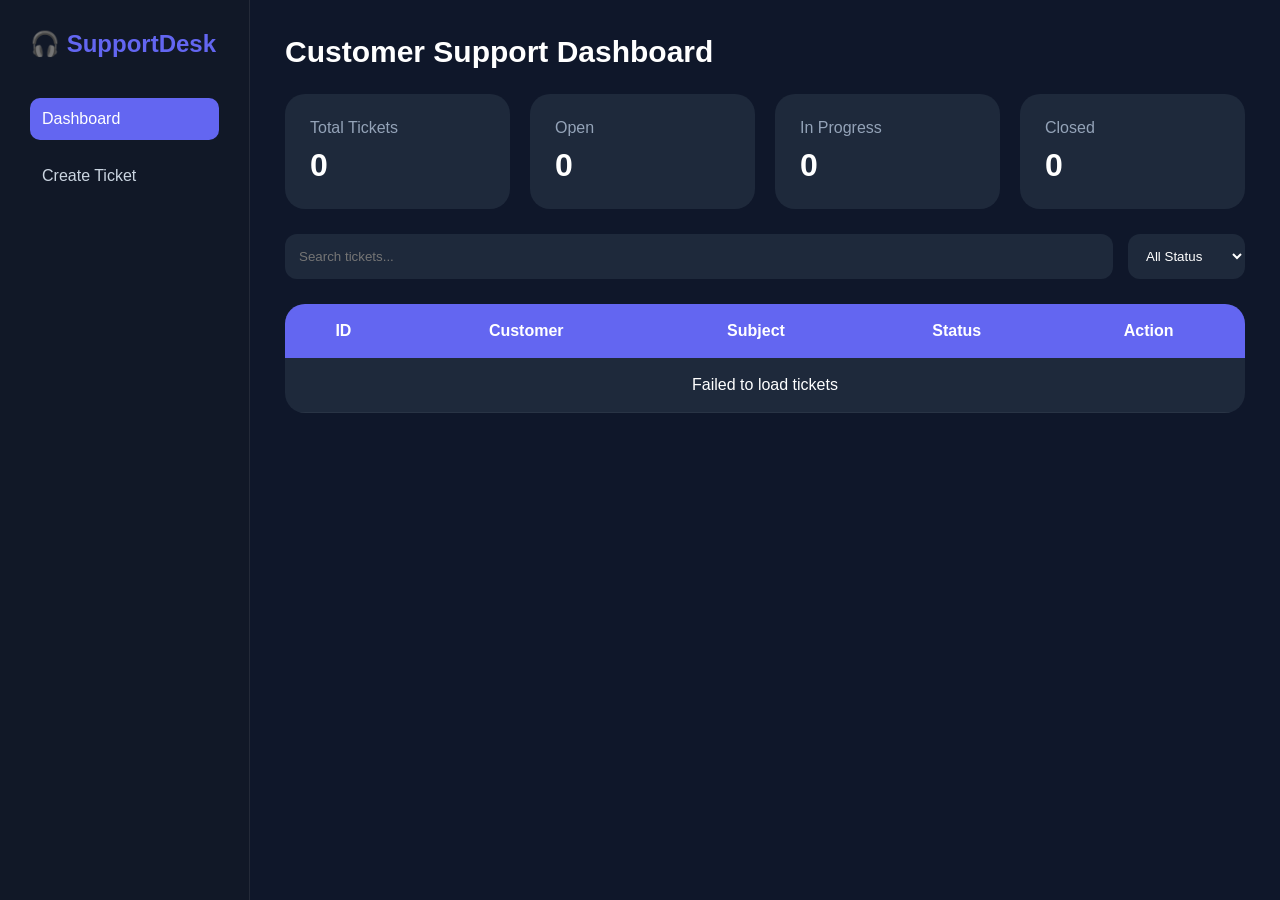
<file: frontend/index.html>
<!DOCTYPE html>
<html>
<head>
    <meta name="viewport" content="width=device-width, initial-scale=1.0">
    <title>Support Dashboard</title>
    <link rel="stylesheet" href="css/style.css">
</head>

<body>

<div class="dashboard">

    <aside class="sidebar">

        <div class="logo">
            🎧 SupportDesk
        </div>

        <nav>

            <a href="index.html" class="active">
                Dashboard
            </a>

            <a href="create-ticket.html">
                Create Ticket
            </a>

        </nav>

    </aside>

    <main class="main-content">

        <div class="topbar">

            <h1>
                Customer Support Dashboard
            </h1>

        </div>

        <div class="stats">

            <div class="card stat-card">
                <p>Total Tickets</p>
                <h2 id="totalCount">0</h2>
            </div>

            <div class="card stat-card">
                <p>Open</p>
                <h2 id="openCount">0</h2>
            </div>

            <div class="card stat-card">
                <p>In Progress</p>
                <h2 id="progressCount">0</h2>
            </div>

            <div class="card stat-card">
                <p>Closed</p>
                <h2 id="closedCount">0</h2>
            </div>

        </div>

        <div class="toolbar">

            <input
                type="text"
                id="searchInput"
                placeholder="Search tickets..."
            >

            <select id="statusFilter">
                <option value="">All Status</option>
                <option value="Open">Open</option>
                <option value="In Progress">In Progress</option>
                <option value="Closed">Closed</option>
            </select>

        </div>

        <div class="table-container">

            <table>

                <thead>
                    <tr>
                        <th>ID</th>
                        <th>Customer</th>
                        <th>Subject</th>
                        <th>Status</th>
                        <th>Action</th>
                    </tr>
                </thead>

                <tbody id="ticketTable"></tbody>

            </table>

        </div>

    </main>

</div>


<div id="toast"></div>
<script src="js/app.js"></script>

</body>
</html>
</file>
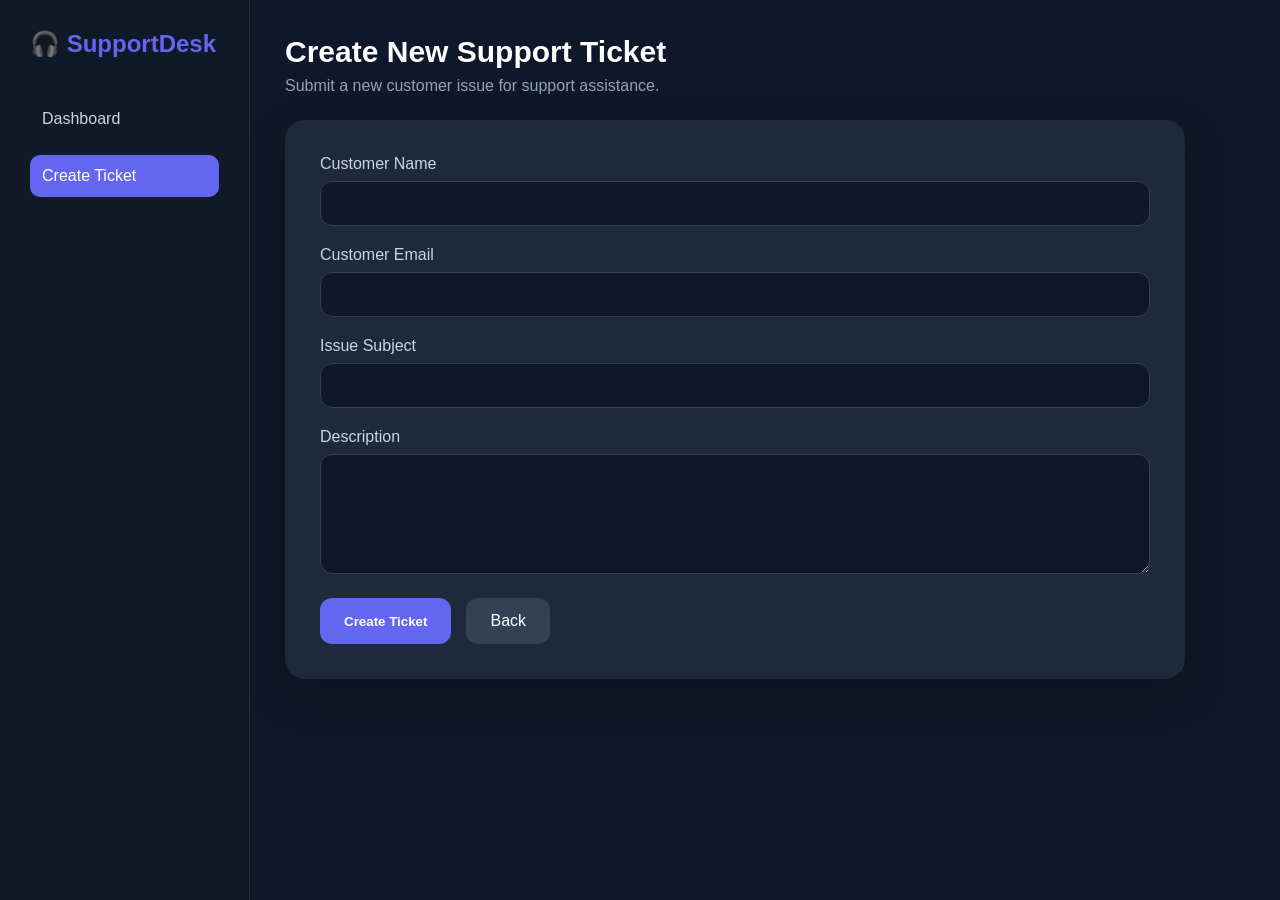
<file: frontend/create-ticket.html>
<!DOCTYPE html>
<html>

<head>
    <meta name="viewport" content="width=device-width, initial-scale=1.0">
    <title>Create Ticket</title>
    <link rel="stylesheet" href="css/style.css">
</head>

<body>

<div class="dashboard">

    <aside class="sidebar">

        <div class="logo">
            🎧 SupportDesk
        </div>

        <nav>
            <a href="index.html">
                Dashboard
            </a>

            <a href="create-ticket.html" class="active">
                Create Ticket
            </a>
        </nav>

    </aside>

    <main class="main-content">

        <div class="topbar">
            <h1>Create New Support Ticket</h1>
            <p class="page-subtitle">
                Submit a new customer issue for support assistance.
            </p>
        </div>

        <div class="ticket-form-card">

            <form id="ticketForm">

                <div class="form-group">
                    <label>Customer Name</label>
                    <input
                        type="text"
                        id="customerName"
                        required>
                </div>

                <div class="form-group">
                    <label>Customer Email</label>
                    <input
                        type="email"
                        id="customerEmail"
                        required>
                </div>

                <div class="form-group">
                    <label>Issue Subject</label>
                    <input
                        type="text"
                        id="subject"
                        required>
                </div>

                <div class="form-group">
                    <label>Description</label>
                    <textarea
                        id="description"
                        rows="6"
                        required></textarea>
                </div>

                <div class="button-row">

                    <button
                        type="submit"
                        class="primary-btn">
                        Create Ticket
                    </button>

                    <a
                        href="index.html"
                        class="secondary-btn">
                        Back
                    </a>

                </div>

            </form>

        </div>

    </div>

    </main>

</div>
<script src="js/create-ticket.js"></script>
</body>
</html>
</file>
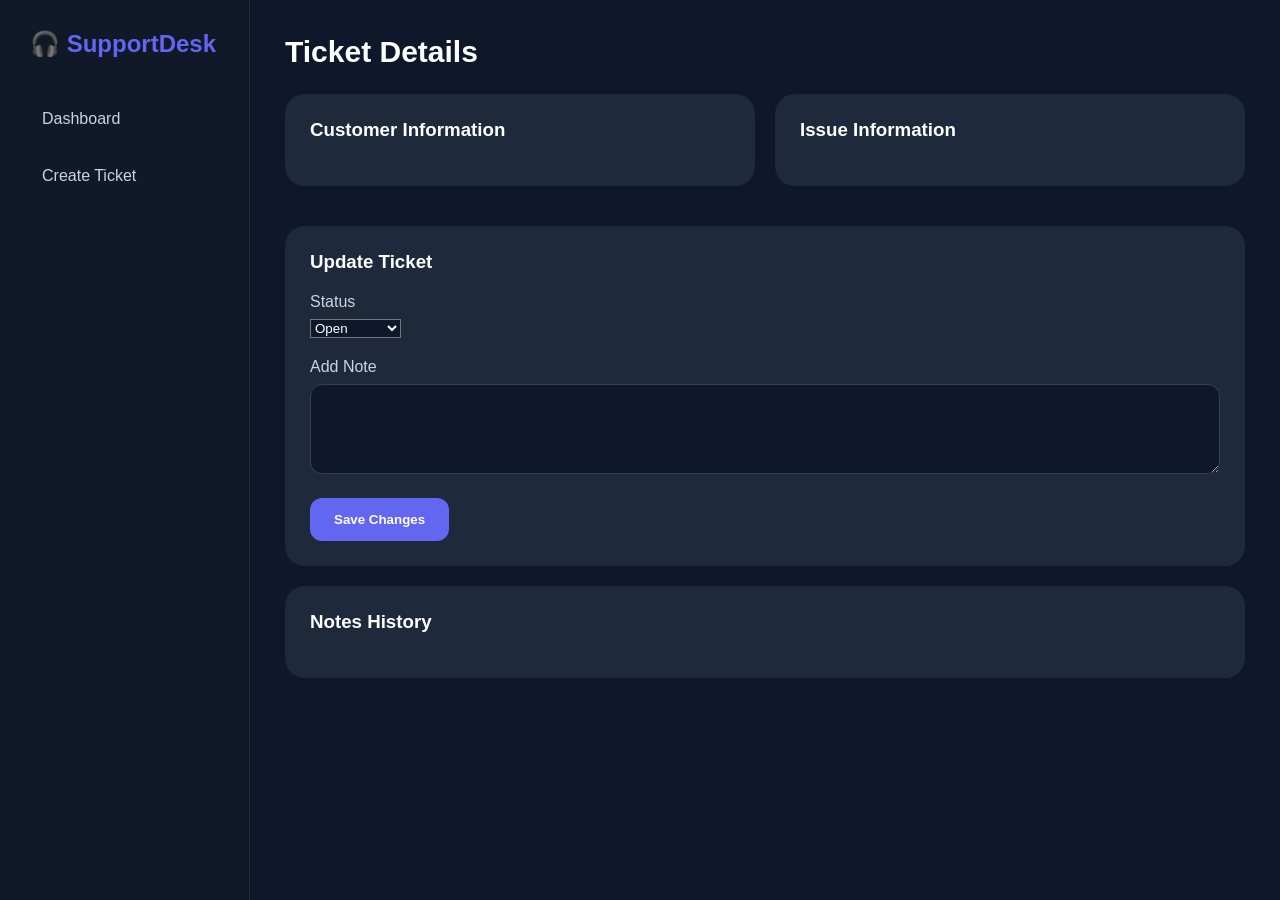
<file: frontend/ticket-detail.html>
<!DOCTYPE html>
<html>

<head>
    <meta charset="UTF-8">
    <meta name="viewport" content="width=device-width, initial-scale=1.0">
    <title>Ticket Details</title>

    <link rel="stylesheet" href="css/style.css">
</head>

<body>

<div class="dashboard">

    <aside class="sidebar">

        <div class="logo">
            🎧 SupportDesk
        </div>

        <nav>
            <a href="index.html">
                Dashboard
            </a>

            <a href="create-ticket.html">
                Create Ticket
            </a>
        </nav>

    </aside>

    <main class="main-content">

        <div class="topbar">
            <h1>Ticket Details</h1>
        </div>

        <div class="details-grid">

            <div class="detail-card">

                <h3>Customer Information</h3>

                <div id="customerInfo"></div>

            </div>

            <div class="detail-card">

                <h3>Issue Information</h3>

                <div id="ticketInfo"></div>

            </div>

        </div>

        <div class="detail-card">

            <h3>Update Ticket</h3>

            <div class="form-group">

                <label for="status">Status</label>

                <select id="status">

                    <option value="Open">Open</option>

                    <option value="In Progress">
                        In Progress
                    </option>

                    <option value="Closed">
                        Closed
                    </option>

                </select>

            </div>

            <div class="form-group">

                <label for="note">
                    Add Note
                </label>

                <textarea
                    id="note"
                    rows="4"></textarea>

            </div>

            <button
                id="saveBtn"
                class="primary-btn">

                Save Changes

            </button>

        </div>

        <div class="detail-card">

            <h3>Notes History</h3>

            <div id="notesContainer"></div>

        </div>

    </main>

</div>

<script src="js/ticket-detail.js"></script>

</body>

</html>
</file>
<file: frontend/css/style.css>
*{
    margin:0;
    padding:0;
    box-sizing:border-box;
    font-family:'Segoe UI',sans-serif;
}

body{
    background:#0f172a;
    color:white;
}

.dashboard{
    display:flex;
    min-height:100vh;
}

.sidebar{
    width:250px;
    background:#111827;
    padding:30px;
    border-right:1px solid rgba(255,255,255,.08);
}

.logo{
    font-size:24px;
    font-weight:700;
    margin-bottom:40px;
    color:#6366f1;
}

.sidebar nav{
    display:flex;
    flex-direction:column;
    gap:15px;
}

.sidebar nav a{
    text-decoration:none;
    color:#cbd5e1;
    padding:12px;
    border-radius:10px;
    transition:.3s;
}

.sidebar nav a:hover,
.sidebar nav a.active{
    background:#6366f1;
    color:white;
}

.main-content{
    flex:1;
    padding:35px;
}

.topbar{
    margin-bottom:25px;
}

.topbar h1{
    font-size:30px;
}

.stats{
    display:grid;
    grid-template-columns:repeat(4,1fr);
    gap:20px;
    margin-bottom:25px;
}

.stat-card{
    background:#1e293b;
    border-radius:20px;
    padding:25px;
    transition:.3s;
}

.stat-card:hover{
    transform:translateY(-5px);
}

.stat-card p{
    color:#94a3b8;
}

.stat-card h2{
    margin-top:10px;
    font-size:32px;
}

.toolbar{
    display:flex;
    gap:15px;
    margin-bottom:25px;
}

.toolbar input,
.toolbar select{
    background:#1e293b;
    border:none;
    color:white;
    padding:14px;
    border-radius:12px;
}

.toolbar input{
    flex:1;
}

.table-container{
    background:#1e293b;
    border-radius:20px;
    overflow-x:auto;
}

table{
    width:100%;
    border-collapse:collapse;
}

th{
    background:#6366f1;
    padding:18px;
}

td{
    padding:18px;
    border-bottom:1px solid rgba(255,255,255,.05);
}

tr:hover{
    background:#273549;
}

.status-badge{
    padding:6px 12px;
    border-radius:20px;
    font-size:14px;
    font-weight:600;
}

.open{
    background:#22c55e33;
    color:#22c55e;
}

.progress{
    background:#f59e0b33;
    color:#f59e0b;
}

.closed{
    background:#ef444433;
    color:#ef4444;
}

.view-btn{
    background:#6366f1;
    color:white;
    text-decoration:none;
    padding:8px 14px;
    border-radius:8px;
}

.page-subtitle{
    color:#94a3b8;
    margin-top:8px;
}

.ticket-form-card{
    background:#1e293b;
    padding:35px;
    border-radius:20px;
    max-width:900px;
    box-shadow:0 15px 40px rgba(0,0,0,.25);
}

.form-group{
    margin-bottom:20px;
}

.form-group label{
    display:block;
    margin-bottom:8px;
    color:#cbd5e1;
}

.form-group input,
.form-group textarea{
    width:100%;
    background:#0f172a;
    border:1px solid #334155;
    color:white;
    padding:14px;
    border-radius:12px;
    outline:none;
}

.form-group input:focus,
.form-group textarea:focus{
    border-color:#6366f1;
}

.button-row{
    display:flex;
    gap:15px;
    margin-top:10px;
}

.primary-btn{
    background:#6366f1;
    color:white;
    border:none;
    padding:14px 24px;
    border-radius:12px;
    cursor:pointer;
    font-weight:600;
}

.primary-btn:hover{
    background:#4f46e5;
}

.secondary-btn{
    background:#334155;
    color:white;
    text-decoration:none;
    padding:14px 24px;
    border-radius:12px;
}

#successMessage{
    margin-top:25px;
}

.success-box{
    background:#14532d;
    color:#bbf7d0;
    padding:16px;
    border-radius:12px;
    border:1px solid #22c55e;
}

.details-grid{
    display:grid;
    grid-template-columns:1fr 1fr;
    gap:20px;
    margin-bottom:20px;
}

.detail-card{
    background:#1e293b;
    padding:25px;
    border-radius:20px;
    margin-bottom:20px;
}

.detail-card h3{
    margin-bottom:20px;
}

.detail-card p{
    margin-bottom:10px;
    color:#e2e8f0;
}

.note-card{
    background:#0f172a;
    border:1px solid #334155;
    padding:15px;
    border-radius:12px;
    margin-bottom:12px;
}

.note-card small{
    color:#94a3b8;
}

#status{
    background:#0f172a;
    color:white;
}

#toast{
    position: fixed;
    top: 20px;
    right: 20px;
    background: #22c55e;
    color: white;
    padding: 14px 20px;
    border-radius: 12px;
    box-shadow: 0 10px 25px rgba(0,0,0,.25);

    opacity: 0;
    visibility: hidden;
    transform: translateY(-10px);

    transition: all .3s ease;

    z-index: 9999;
}

#toast.show{
    opacity: 1;
    visibility: visible;
    transform: translateY(0);
}

@media (max-width: 900px){

    .dashboard{
        flex-direction:column;
    }

    .sidebar{
        width:100%;
        padding:20px;
        border-right:none;
        border-bottom:1px solid rgba(255,255,255,.08);
    }

    .sidebar nav{
        flex-direction:row;
        margin-top:15px;
    }

    .main-content{
        padding:20px;
    }

    .stats{
        grid-template-columns:repeat(2,1fr);
    }

    .toolbar{
        flex-direction:column;
    }

    .toolbar input,
    .toolbar select{
        width:100%;
    }

    .button-row{
        flex-direction:column;
    }

     .details-grid{
        grid-template-columns:1fr;
    }
}

@media (max-width: 600px){

    .stats{
        grid-template-columns:1fr;
    }

    .topbar h1{
        font-size:24px;
    }

    .ticket-form-card{
        padding:20px;
    }

    table{
        font-size:14px;
    }

    th,
    td{
        padding:12px;
    }

    .logo{
        font-size:20px;
    }
}
</file>
